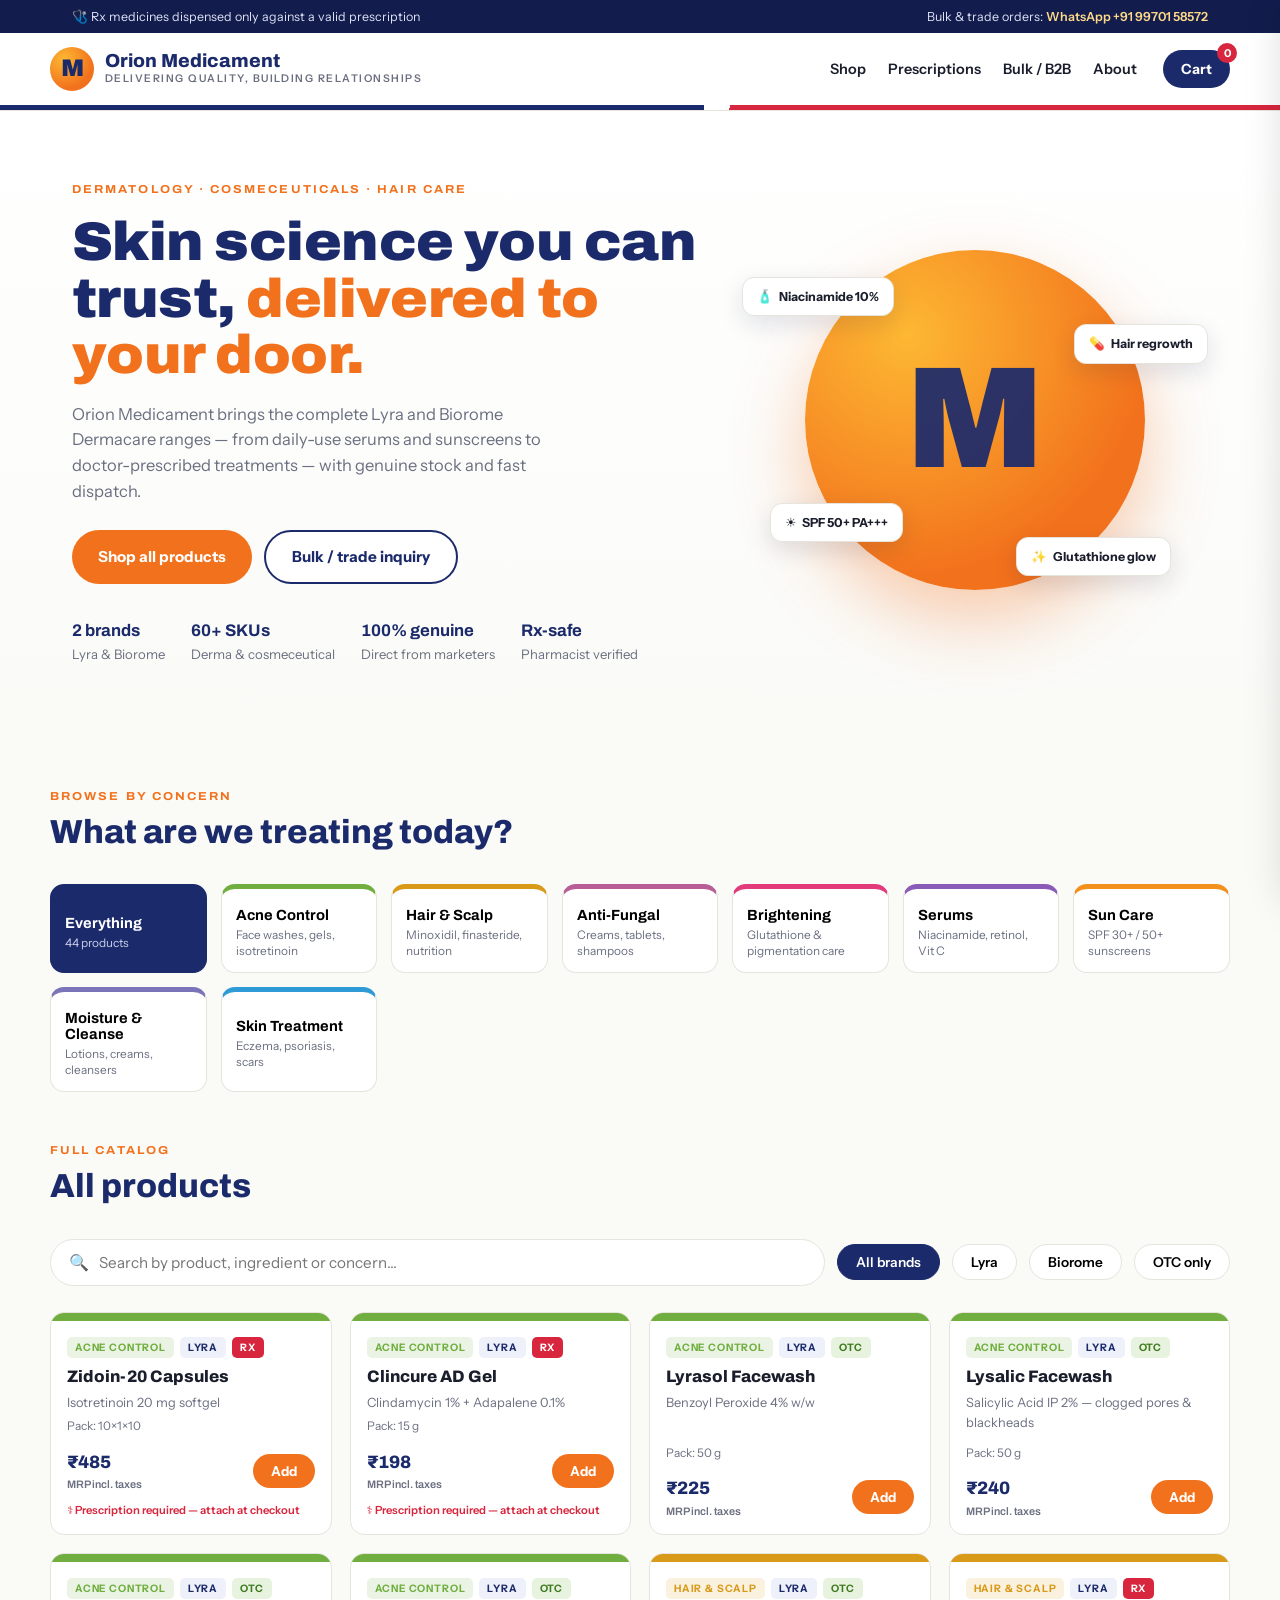
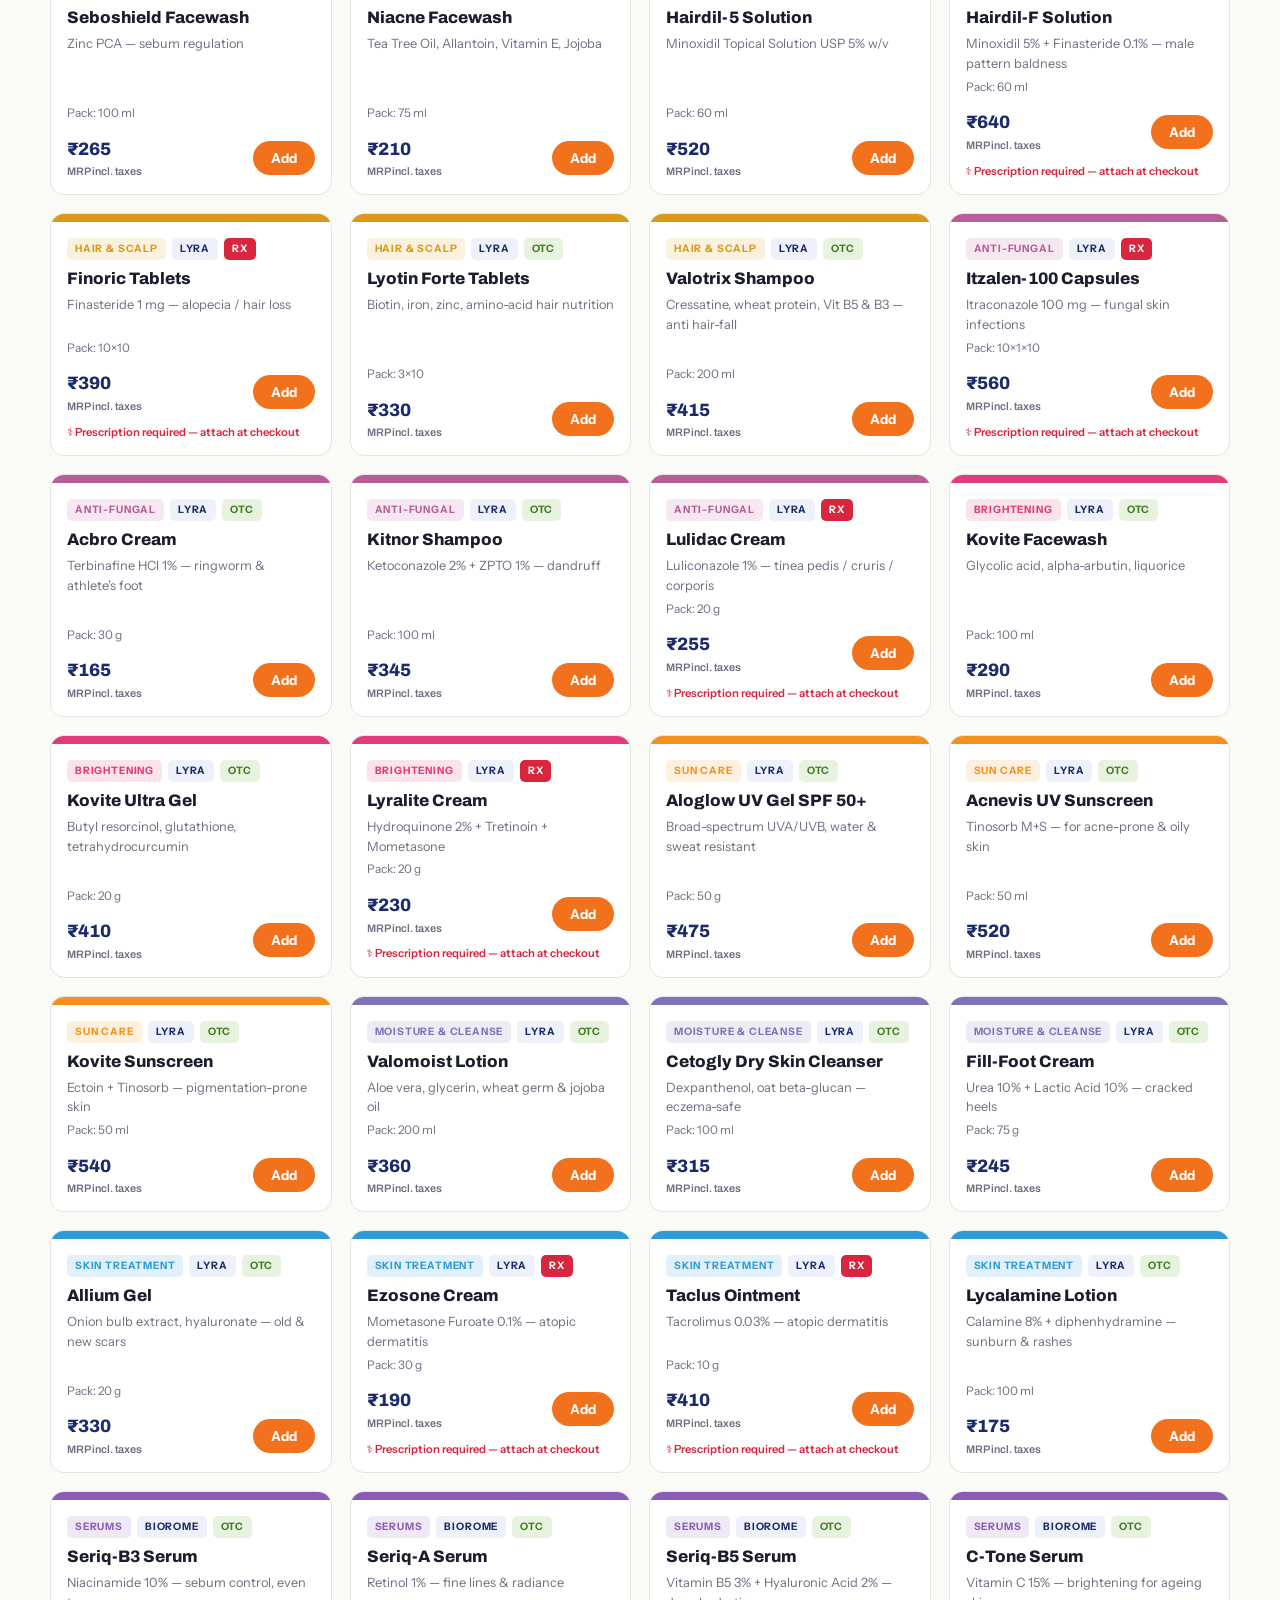
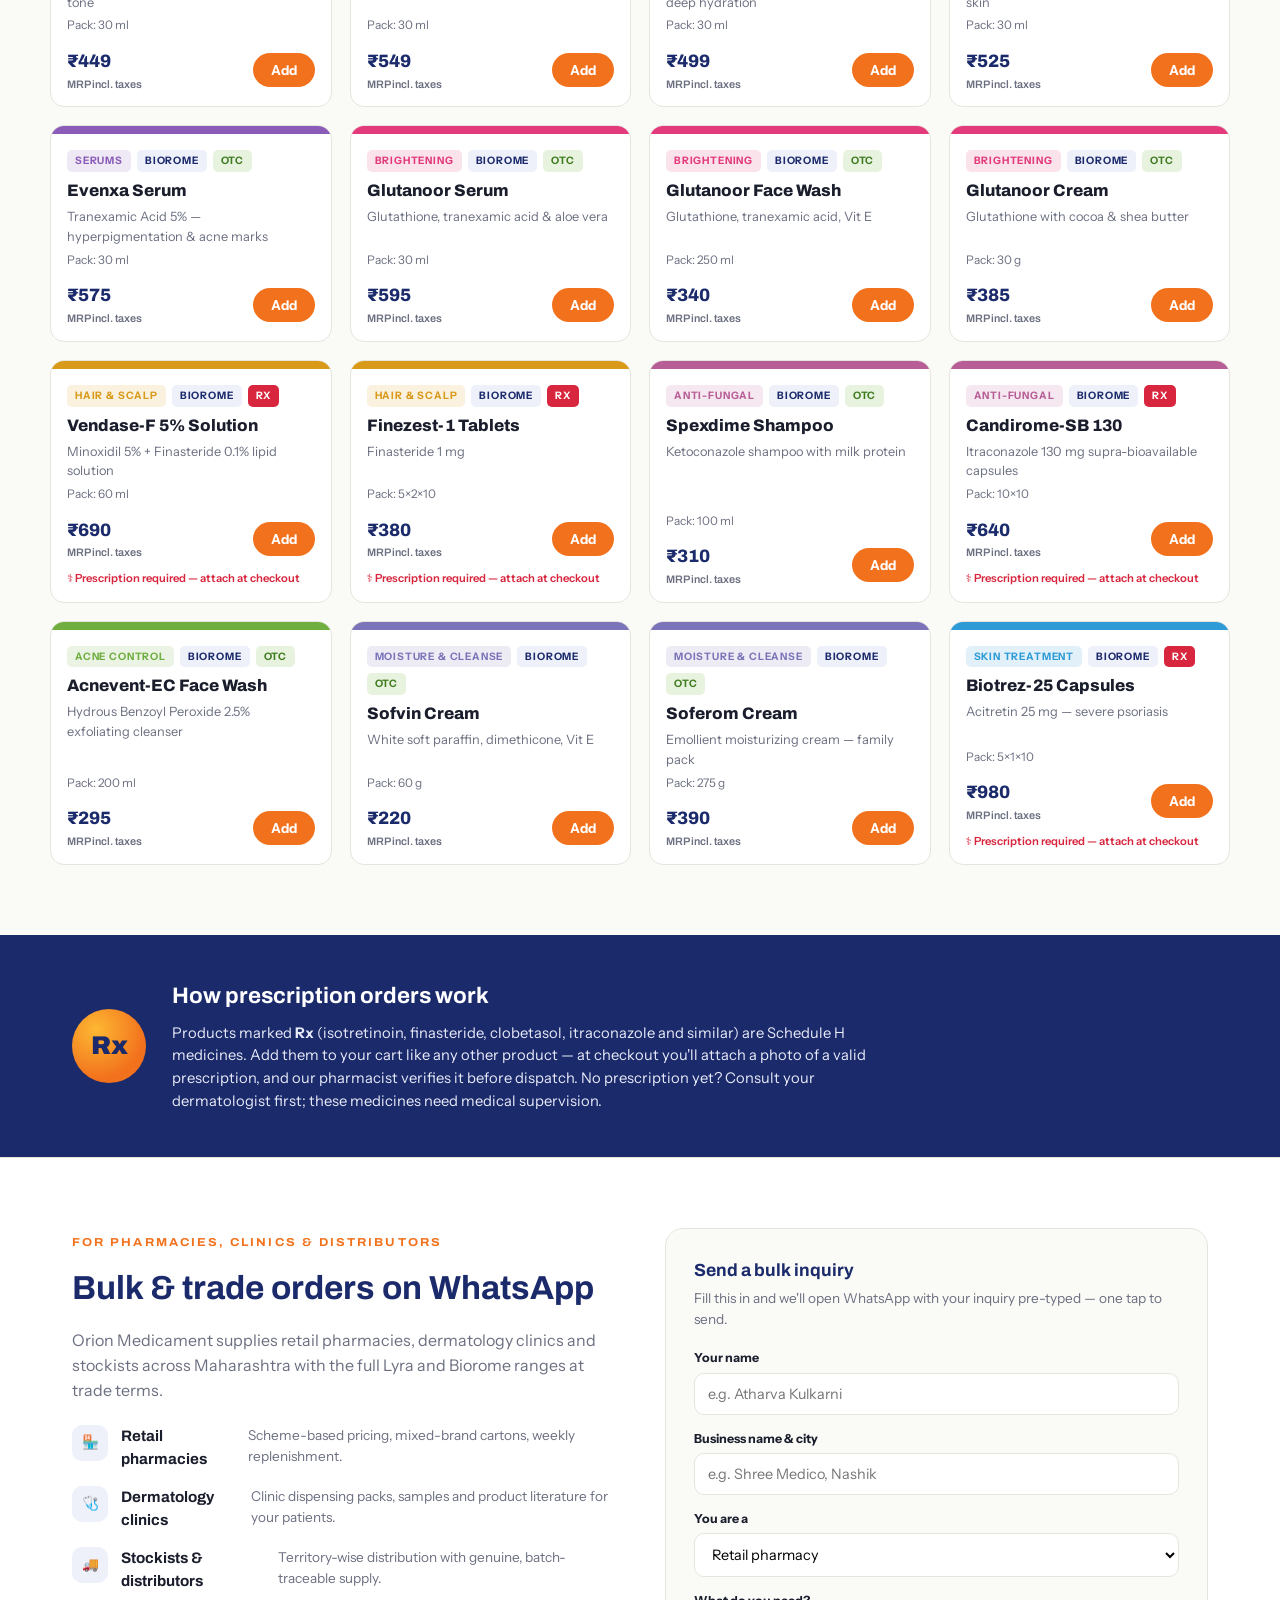
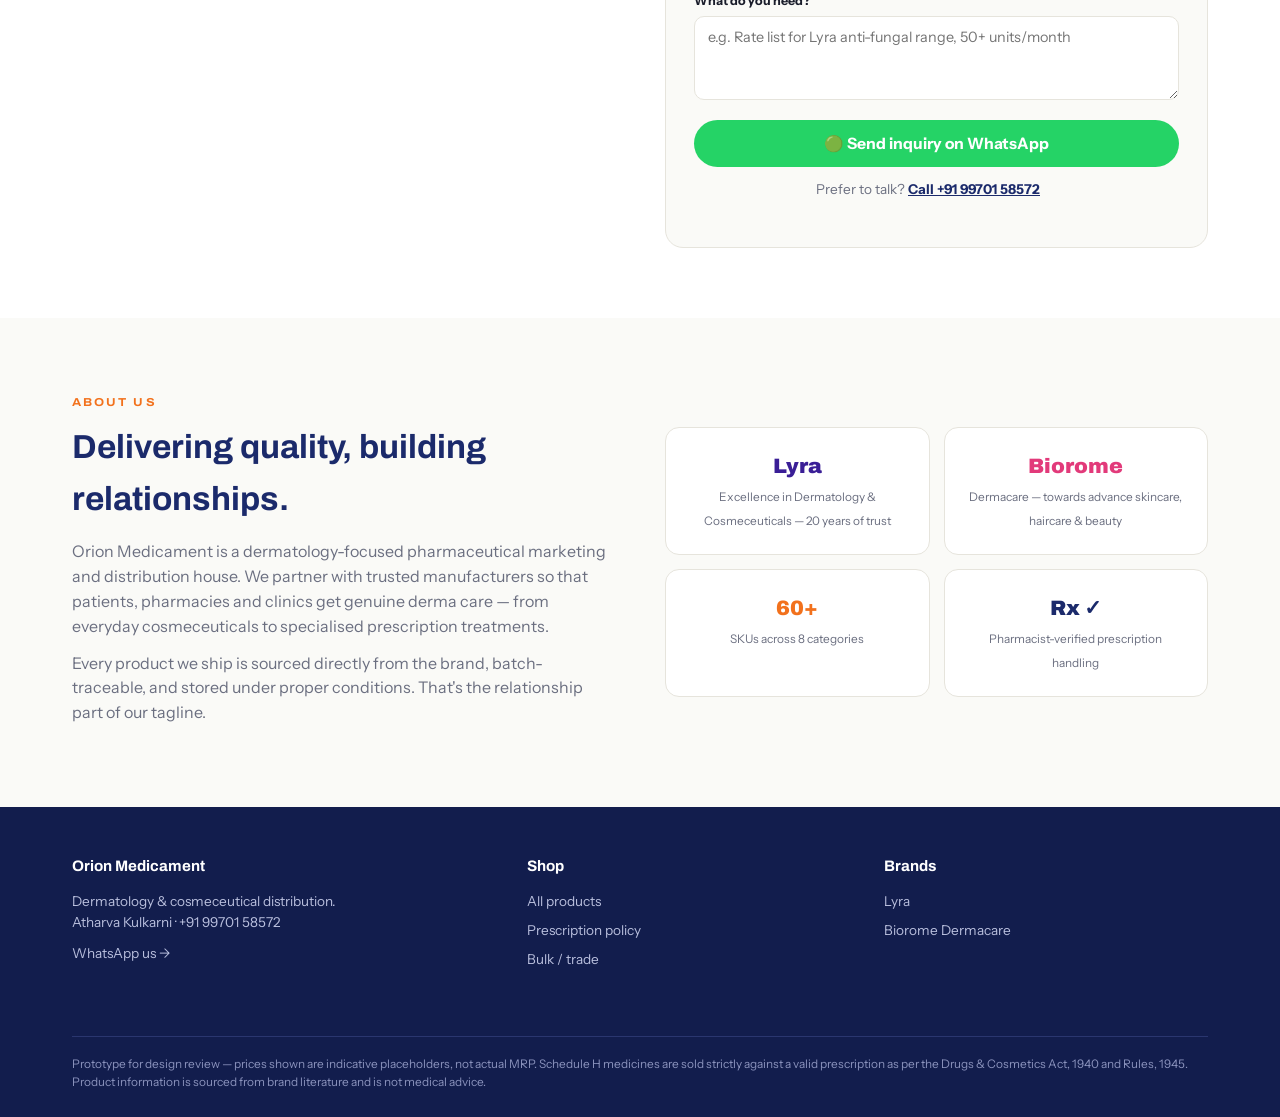
<file: index.html>
<!DOCTYPE html>
<html lang="en">
<head>
<meta charset="UTF-8">
<meta name="viewport" content="width=device-width, initial-scale=1.0">
<title>Orion Medicament — Dermatology & Skincare, Delivered</title>
<link rel="preconnect" href="https://fonts.googleapis.com">
<link href="https://fonts.googleapis.com/css2?family=Archivo:wdth,wght@62..125,400..900&family=Instrument+Sans:wght@400;500;600;700&display=swap" rel="stylesheet">
<link rel="stylesheet" href="style.css">
</head>
<body>

<div class="topbar">
  <div class="wrap">
    <span>🩺 Rx medicines dispensed only against a valid prescription</span>
    <span>Bulk & trade orders: <a href="https://wa.me/919970158572" target="_blank" rel="noopener">WhatsApp +91 99701 58572</a></span>
  </div>
</div>

<header>
  <div class="wrap hd">
    <a class="logo" href="#top">
      <span class="orb"><span>M</span></span>
      <span><b>Orion Medicament</b><small>Delivering Quality, Building Relationships</small></span>
    </a>
    <nav>
      <a href="#shop">Shop</a>
      <a href="#rx">Prescriptions</a>
      <a href="#b2b">Bulk / B2B</a>
      <a href="#about">About</a>
    </nav>
    <button class="cartbtn" onclick="openCart()">Cart <span class="badge" id="cartCount">0</span></button>
  </div>
  <div class="stripe"></div>
</header>

<section class="hero" id="top">
  <div class="wrap">
    <div>
      <span class="eyebrow">Dermatology · Cosmeceuticals · Hair Care</span>
      <h1>Skin science you can trust, <em>delivered to your door.</em></h1>
      <p>Orion Medicament brings the complete Lyra and Biorome Dermacare ranges — from daily-use serums and sunscreens to doctor-prescribed treatments — with genuine stock and fast dispatch.</p>
      <div class="hero-cta">
        <a class="btn btn-orange" href="#shop">Shop all products</a>
        <a class="btn btn-ghost" href="#b2b">Bulk / trade inquiry</a>
      </div>
      <div class="trust">
        <div><b>2 brands</b>Lyra & Biorome</div>
        <div><b>60+ SKUs</b>Derma & cosmeceutical</div>
        <div><b>100% genuine</b>Direct from marketers</div>
        <div><b>Rx-safe</b>Pharmacist verified</div>
      </div>
    </div>
    <div class="hero-art" aria-hidden="true">
      <div class="big-orb"></div>
      <div class="float-chip fc1"><i>🧴</i>Niacinamide 10%</div>
      <div class="float-chip fc2"><i>☀️</i>SPF 50+ PA+++</div>
      <div class="float-chip fc3"><i>💊</i>Hair regrowth</div>
      <div class="float-chip fc4"><i>✨</i>Glutathione glow</div>
    </div>
  </div>
</section>

<section class="cats wrap">
  <div class="sec-head">
    <div>
      <span class="eyebrow">Browse by concern</span>
      <h2>What are we treating today?</h2>
    </div>
  </div>
  <div class="cat-grid" id="catGrid"></div>
</section>

<section class="shop wrap" id="shop">
  <div class="sec-head">
    <div>
      <span class="eyebrow">Full catalog</span>
      <h2>All products</h2>
    </div>
  </div>
  <div class="tools">
    <div class="search">🔍 <input id="q" type="search" placeholder="Search by product, ingredient or concern…" oninput="render()"></div>
    <button class="pill on" data-b="all" onclick="setBrand('all',this)">All brands</button>
    <button class="pill" data-b="Lyra" onclick="setBrand('Lyra',this)">Lyra</button>
    <button class="pill" data-b="Biorome" onclick="setBrand('Biorome',this)">Biorome</button>
    <button class="pill" id="otcPill" onclick="toggleOTC()">OTC only</button>
  </div>
  <div class="grid" id="grid"></div>
  <div class="empty" id="empty" style="display:none">No products match — try clearing the search or filters.</div>
</section>

<section class="rxband" id="rx">
  <div class="wrap">
    <div class="rx-orb">Rx</div>
    <div>
      <h2>How prescription orders work</h2>
      <p>Products marked <b>Rx</b> (isotretinoin, finasteride, clobetasol, itraconazole and similar) are Schedule H medicines. Add them to your cart like any other product — at checkout you'll attach a photo of a valid prescription, and our pharmacist verifies it before dispatch. No prescription yet? Consult your dermatologist first; these medicines need medical supervision.</p>
    </div>
  </div>
</section>

<section class="b2b" id="b2b">
  <div class="wrap">
    <div>
      <span class="eyebrow">For pharmacies, clinics & distributors</span>
      <h2>Bulk & trade orders on WhatsApp</h2>
      <p>Orion Medicament supplies retail pharmacies, dermatology clinics and stockists across Maharashtra with the full Lyra and Biorome ranges at trade terms.</p>
      <div class="b2b-list">
        <div><span class="dot">🏪</span><div><b>Retail pharmacies</b><span>Scheme-based pricing, mixed-brand cartons, weekly replenishment.</span></div></div>
        <div><span class="dot">🩺</span><div><b>Dermatology clinics</b><span>Clinic dispensing packs, samples and product literature for your patients.</span></div></div>
        <div><span class="dot">🚚</span><div><b>Stockists & distributors</b><span>Territory-wise distribution with genuine, batch-traceable supply.</span></div></div>
      </div>
    </div>
    <div class="b2b-card">
      <h3>Send a bulk inquiry</h3>
      <p>Fill this in and we'll open WhatsApp with your inquiry pre-typed — one tap to send.</p>
      <div class="field"><label for="bName">Your name</label><input id="bName" placeholder="e.g. Atharva Kulkarni"></div>
      <div class="field"><label for="bBiz">Business name & city</label><input id="bBiz" placeholder="e.g. Shree Medico, Nashik"></div>
      <div class="field"><label for="bType">You are a</label>
        <select id="bType"><option>Retail pharmacy</option><option>Dermatology clinic</option><option>Stockist / distributor</option><option>Hospital</option><option>Other</option></select>
      </div>
      <div class="field"><label for="bMsg">What do you need?</label><textarea id="bMsg" placeholder="e.g. Rate list for Lyra anti-fungal range, 50+ units/month"></textarea></div>
      <button class="wa" onclick="sendB2B()">🟢 Send inquiry on WhatsApp</button>
      <p class="or-call">Prefer to talk? <a href="tel:+919970158572">Call +91 99701 58572</a></p>
    </div>
  </div>
</section>

<section class="about" id="about">
  <div class="wrap">
    <div>
      <span class="eyebrow">About us</span>
      <h2>Delivering quality, building relationships.</h2>
      <p>Orion Medicament is a dermatology-focused pharmaceutical marketing and distribution house. We partner with trusted manufacturers so that patients, pharmacies and clinics get genuine derma care — from everyday cosmeceuticals to specialised prescription treatments.</p>
      <p>Every product we ship is sourced directly from the brand, batch-traceable, and stored under proper conditions. That's the relationship part of our tagline.</p>
    </div>
    <div class="brandwall">
      <div class="bcell lyra"><b>Lyra</b><span>Excellence in Dermatology & Cosmeceuticals — 20 years of trust</span></div>
      <div class="bcell bio"><b>Biorome</b><span>Dermacare — towards advance skincare, haircare & beauty</span></div>
      <div class="bcell"><b style="color:var(--orange)">60+</b><span>SKUs across 8 categories</span></div>
      <div class="bcell"><b style="color:var(--navy)">Rx ✓</b><span>Pharmacist-verified prescription handling</span></div>
    </div>
  </div>
</section>

<footer>
  <div class="wrap">
    <div>
      <h4>Orion Medicament</h4>
      <p>Dermatology & cosmeceutical distribution.<br>Atharva Kulkarni · +91 99701 58572</p>
      <p style="margin-top:10px"><a href="https://wa.me/919970158572" target="_blank" rel="noopener">WhatsApp us →</a></p>
    </div>
    <div>
      <h4>Shop</h4>
      <a href="#shop">All products</a>
      <a href="#rx">Prescription policy</a>
      <a href="#b2b">Bulk / trade</a>
    </div>
    <div>
      <h4>Brands</h4>
      <a href="#about">Lyra</a>
      <a href="#about">Biorome Dermacare</a>
    </div>
    <p class="legal">Prototype for design review — prices shown are indicative placeholders, not actual MRP. Schedule H medicines are sold strictly against a valid prescription as per the Drugs & Cosmetics Act, 1940 and Rules, 1945. Product information is sourced from brand literature and is not medical advice.</p>
  </div>
</footer>

<!-- cart -->
<div class="overlay" id="overlay" onclick="closeCart()"></div>
<aside class="drawer" id="drawer" aria-label="Shopping cart">
  <div class="d-head"><h3>Your cart</h3><button class="x" onclick="closeCart()" aria-label="Close cart">×</button></div>
  <div class="d-body" id="cartBody"></div>
  <div class="d-foot">
    <div class="tot"><span>Total</span><span id="cartTotal">₹0</span></div>
    <button class="wa" onclick="checkout()">🟢 Place order on WhatsApp</button>
    <p class="d-note">Your order opens in WhatsApp for confirmation — pay on delivery or as agreed.</p>
  </div>
</aside>
<div class="toast" id="toast">Added to cart</div>

<script src="products.js"></script>
<script src="app.js"></script>
</body>
</html>
</file>
<file: style.css>
:root{
  --navy:#1B2A6B; --navy-deep:#121D4D; --ink:#1A1D2B;
  --orange:#F2711C; --orange-hi:#FDB833; --red:#D7263D;
  --paper:#FAFAF7; --card:#FFFFFF; --line:#E6E4DC; --mut:#6B6F80;
  --c-acne:#6FAE3F; --c-hair:#D99A19; --c-fungal:#B85E96; --c-bright:#E23A7A;
  --c-serum:#8A5CB8; --c-sun:#F2921D; --c-moist:#7B74B8; --c-treat:#2E9BD6;
  --radius:14px;
}
*{margin:0;padding:0;box-sizing:border-box}
html{scroll-behavior:smooth}
body{font-family:'Instrument Sans',system-ui,sans-serif;background:var(--paper);color:var(--ink);line-height:1.55}
h1,h2,h3,.disp{font-family:'Archivo',sans-serif}
img{max-width:100%}
a{color:inherit}
button{font-family:inherit;cursor:pointer}
:focus-visible{outline:3px solid var(--orange);outline-offset:2px}
.wrap{max-width:1180px;margin:0 auto;padding:0 22px}
.eyebrow{font-family:'Archivo';font-stretch:110%;font-weight:700;font-size:.72rem;letter-spacing:.18em;text-transform:uppercase;color:var(--orange)}

/* ---------- top bar ---------- */
.topbar{background:var(--navy-deep);color:#DDE1F5;font-size:.78rem;padding:7px 0}
.topbar .wrap{display:flex;justify-content:space-between;gap:12px;flex-wrap:wrap}
.topbar a{color:#FFD98A;text-decoration:none;font-weight:600}

/* ---------- header ---------- */
header{background:#fff;border-bottom:1px solid var(--line);position:sticky;top:0;z-index:50}
.hd{display:flex;align-items:center;gap:26px;padding:14px 0}
.logo{display:flex;align-items:center;gap:11px;text-decoration:none}
.orb{width:44px;height:44px;border-radius:50%;background:radial-gradient(circle at 32% 28%,var(--orange-hi),var(--orange) 68%);display:grid;place-items:center;flex:none}
.orb span{font-family:'Archivo';font-weight:900;font-size:1.5rem;color:var(--navy);transform:translateY(-1px)}
.logo b{font-family:'Archivo';font-weight:800;font-size:1.18rem;color:var(--navy);line-height:1.05;display:block}
.logo small{display:block;font-size:.66rem;letter-spacing:.14em;text-transform:uppercase;color:var(--mut);font-weight:600}
nav{display:flex;gap:22px;margin-left:auto}
nav a{text-decoration:none;font-weight:600;font-size:.9rem;color:var(--ink)}
nav a:hover{color:var(--orange)}
.cartbtn{position:relative;background:var(--navy);color:#fff;border:none;border-radius:999px;padding:10px 18px;font-weight:700;font-size:.88rem;display:flex;align-items:center;gap:8px}
.cartbtn:hover{background:var(--navy-deep)}
.badge{position:absolute;top:-7px;right:-7px;background:var(--red);color:#fff;font-size:.68rem;font-weight:800;border-radius:999px;min-width:20px;height:20px;display:grid;place-items:center;padding:0 5px}
.stripe{height:5px;background:linear-gradient(100deg,var(--navy) 0 55%,#fff 55% 57%,var(--red) 57%)}

/* ---------- hero ---------- */
.hero{background:linear-gradient(180deg,#fff 0%,var(--paper) 100%);overflow:hidden;position:relative}
.hero .wrap{display:grid;grid-template-columns:1.15fr .85fr;gap:40px;align-items:center;padding-top:64px;padding-bottom:64px}
.hero h1{font-weight:900;font-stretch:105%;font-size:clamp(2.1rem,4.4vw,3.4rem);line-height:1.04;color:var(--navy);letter-spacing:-.01em;margin:14px 0 18px}
.hero h1 em{font-style:normal;color:var(--orange)}
.hero p{color:var(--mut);max-width:46ch;font-size:1.03rem}
.hero-cta{display:flex;gap:12px;margin-top:26px;flex-wrap:wrap}
.btn{border:none;border-radius:999px;padding:13px 26px;font-weight:700;font-size:.95rem;text-decoration:none;display:inline-flex;align-items:center;gap:8px;transition:transform .15s}
.btn:hover{transform:translateY(-2px)}
.btn-orange{background:var(--orange);color:#fff}
.btn-ghost{background:#fff;color:var(--navy);border:2px solid var(--navy)}
.trust{display:flex;gap:26px;margin-top:34px;flex-wrap:wrap}
.trust div{font-size:.82rem;color:var(--mut)}
.trust b{display:block;font-family:'Archivo';font-size:1.05rem;color:var(--navy)}
.hero-art{position:relative;min-height:340px}
.big-orb{position:absolute;inset:0;margin:auto;width:min(340px,90%);aspect-ratio:1;border-radius:50%;background:radial-gradient(circle at 30% 25%,var(--orange-hi),var(--orange) 70%);box-shadow:0 30px 70px rgba(242,113,28,.35)}
.big-orb::after{content:"M";position:absolute;inset:0;display:grid;place-items:center;font-family:'Archivo';font-weight:900;font-size:9rem;color:var(--navy);opacity:.92}
.float-chip{position:absolute;background:#fff;border:1px solid var(--line);border-radius:12px;padding:9px 14px;font-size:.78rem;font-weight:700;box-shadow:0 8px 24px rgba(20,28,70,.12);animation:bob 5s ease-in-out infinite}
.fc1{top:8%;left:0}.fc2{bottom:14%;left:6%;animation-delay:1.2s}.fc3{top:22%;right:0;animation-delay:2.1s}.fc4{bottom:4%;right:8%;animation-delay:.6s}
.float-chip i{font-style:normal;margin-right:6px}
@keyframes bob{0%,100%{transform:translateY(0)}50%{transform:translateY(-9px)}}
@media (prefers-reduced-motion:reduce){.float-chip{animation:none}.btn:hover{transform:none}}

/* ---------- category strip ---------- */
.cats{padding:54px 0 10px}
.sec-head{display:flex;align-items:end;justify-content:space-between;gap:16px;margin-bottom:26px;flex-wrap:wrap}
.sec-head h2{font-weight:800;font-size:clamp(1.5rem,2.6vw,2.1rem);color:var(--navy)}
.cat-grid{display:grid;grid-template-columns:repeat(auto-fill,minmax(150px,1fr));gap:14px}
.cat{border:none;background:#fff;border-radius:var(--radius);padding:18px 14px 14px;text-align:left;border:1px solid var(--line);border-top:5px solid var(--cc,var(--navy));transition:box-shadow .2s,transform .15s;font-family:inherit}
.cat:hover{box-shadow:0 10px 26px rgba(20,28,70,.12);transform:translateY(-3px)}
.cat.active{background:var(--navy);color:#fff;border-color:var(--navy)}
.cat b{font-family:'Archivo';font-size:.92rem;display:block;margin-bottom:3px}
.cat span{font-size:.74rem;color:var(--mut)}
.cat.active span{color:#C9CFEA}

/* ---------- shop ---------- */
.shop{padding:34px 0 70px}
.tools{display:flex;gap:12px;flex-wrap:wrap;margin-bottom:26px;align-items:center}
.search{flex:1;min-width:220px;display:flex;align-items:center;background:#fff;border:1.5px solid var(--line);border-radius:999px;padding:10px 18px;gap:10px}
.search input{border:none;outline:none;flex:1;font-size:.95rem;font-family:inherit;background:transparent}
.pill{border:1.5px solid var(--line);background:#fff;border-radius:999px;padding:9px 18px;font-weight:600;font-size:.85rem}
.pill.on{background:var(--navy);color:#fff;border-color:var(--navy)}
.grid{display:grid;grid-template-columns:repeat(auto-fill,minmax(245px,1fr));gap:18px}
.pcard{background:#fff;border:1px solid var(--line);border-radius:var(--radius);overflow:hidden;display:flex;flex-direction:column;transition:box-shadow .2s,transform .15s}
.pcard:hover{box-shadow:0 14px 32px rgba(20,28,70,.13);transform:translateY(-3px)}
.pcap{height:8px;background:var(--cc,var(--navy))}
.pbody{padding:16px 16px 14px;display:flex;flex-direction:column;flex:1}
.ptags{display:flex;gap:6px;margin-bottom:9px;flex-wrap:wrap}
.tag{font-size:.64rem;font-weight:800;letter-spacing:.08em;text-transform:uppercase;border-radius:5px;padding:3px 8px}
.tag-cat{background:color-mix(in srgb,var(--cc) 14%,white);color:var(--cc)}
.tag-brand{background:#EEF0FA;color:var(--navy)}
.tag-rx{background:var(--red);color:#fff}
.tag-otc{background:#E7F3DF;color:#3E7A1E}
.pcard h3{font-size:1.04rem;font-weight:800;color:var(--ink);line-height:1.2}
.comp{font-size:.8rem;color:var(--mut);margin:6px 0 4px;flex:1}
.pack{font-size:.74rem;color:var(--mut)}
.prow{display:flex;align-items:center;justify-content:space-between;margin-top:13px;gap:10px}
.price{font-family:'Archivo';font-weight:800;font-size:1.12rem;color:var(--navy)}
.price small{font-weight:600;font-size:.68rem;color:var(--mut);display:block}
.add{background:var(--orange);border:none;color:#fff;border-radius:999px;padding:9px 18px;font-weight:700;font-size:.84rem}
.add:hover{background:#d8600f}
.rx-note{font-size:.7rem;color:var(--red);margin-top:9px;font-weight:600}
.empty{padding:60px 0;text-align:center;color:var(--mut)}

/* ---------- rx banner ---------- */
.rxband{background:var(--navy);color:#E7EAF8;padding:44px 0}
.rxband .wrap{display:grid;grid-template-columns:auto 1fr;gap:26px;align-items:center}
.rx-orb{width:74px;height:74px;border-radius:50%;background:radial-gradient(circle at 32% 28%,var(--orange-hi),var(--orange) 68%);display:grid;place-items:center;font-family:'Archivo';font-weight:900;font-size:1.6rem;color:var(--navy)}
.rxband h2{color:#fff;font-size:1.4rem;margin-bottom:8px}
.rxband p{font-size:.92rem;max-width:72ch}

/* ---------- b2b ---------- */
.b2b{padding:70px 0;background:#fff;border-top:1px solid var(--line)}
.b2b .wrap{display:grid;grid-template-columns:1fr 1fr;gap:50px;align-items:start}
.b2b h2{font-size:clamp(1.5rem,2.6vw,2.1rem);color:var(--navy);margin:10px 0 14px}
.b2b p{color:var(--mut);max-width:52ch}
.b2b-list{margin:22px 0 0;display:grid;gap:14px}
.b2b-list div{display:flex;gap:13px;align-items:start}
.dot{width:36px;height:36px;flex:none;border-radius:10px;background:#EEF0FA;display:grid;place-items:center;font-size:1rem}
.b2b-list b{display:block;font-family:'Archivo';font-size:.95rem}
.b2b-list span{font-size:.85rem;color:var(--mut)}
.b2b-card{background:var(--paper);border:1px solid var(--line);border-radius:18px;padding:28px}
.b2b-card h3{font-size:1.1rem;color:var(--navy);margin-bottom:4px}
.b2b-card>p{font-size:.85rem;margin-bottom:18px}
.field{margin-bottom:14px}
.field label{display:block;font-size:.78rem;font-weight:700;margin-bottom:5px}
.field input,.field select,.field textarea{width:100%;border:1.5px solid var(--line);border-radius:10px;padding:11px 13px;font-family:inherit;font-size:.9rem;background:#fff}
.field textarea{resize:vertical;min-height:84px}
.wa{width:100%;background:#25D366;color:#fff;border:none;border-radius:999px;padding:14px;font-weight:800;font-size:.98rem;display:flex;justify-content:center;gap:9px}
.wa:hover{background:#1DA851}
.or-call{text-align:center;font-size:.82rem;color:var(--mut);margin-top:12px}
.or-call a{font-weight:700;color:var(--navy)}

/* ---------- about ---------- */
.about{padding:70px 0}
.about .wrap{display:grid;grid-template-columns:1fr 1fr;gap:50px;align-items:center}
.about h2{font-size:clamp(1.5rem,2.6vw,2.1rem);color:var(--navy);margin:10px 0 14px}
.about p{color:var(--mut);margin-bottom:12px}
.brandwall{display:grid;grid-template-columns:1fr 1fr;gap:14px}
.bcell{background:#fff;border:1px solid var(--line);border-radius:14px;padding:22px;text-align:center}
.bcell b{font-family:'Archivo';font-weight:900;font-size:1.3rem;display:block}
.bcell.lyra b{color:#3A1E96}.bcell.bio b{color:#E23A7A}
.bcell span{font-size:.74rem;color:var(--mut)}

/* ---------- footer ---------- */
footer{background:var(--navy-deep);color:#B9BFDD;padding:48px 0 26px;font-size:.85rem}
footer .wrap{display:grid;grid-template-columns:1.3fr 1fr 1fr;gap:34px}
footer h4{color:#fff;font-family:'Archivo';font-size:.95rem;margin-bottom:12px}
footer a{color:#B9BFDD;text-decoration:none;display:block;margin-bottom:8px}
footer a:hover{color:#FFD98A}
.legal{grid-column:1/-1;border-top:1px solid #2A366F;margin-top:24px;padding-top:18px;font-size:.74rem;color:#8A92BC}

/* ---------- cart drawer ---------- */
.overlay{position:fixed;inset:0;background:rgba(15,20,45,.5);z-index:90;opacity:0;pointer-events:none;transition:opacity .25s}
.overlay.show{opacity:1;pointer-events:auto}
.drawer{position:fixed;top:0;right:0;height:100%;width:min(430px,100%);background:#fff;z-index:100;transform:translateX(105%);transition:transform .3s;display:flex;flex-direction:column;box-shadow:-14px 0 40px rgba(0,0,0,.18)}
.drawer.show{transform:none}
.d-head{padding:20px 22px;border-bottom:1px solid var(--line);display:flex;justify-content:space-between;align-items:center}
.d-head h3{color:var(--navy)}
.x{background:none;border:none;font-size:1.5rem;line-height:1;color:var(--mut)}
.d-body{flex:1;overflow:auto;padding:18px 22px}
.citem{display:flex;gap:12px;padding:13px 0;border-bottom:1px dashed var(--line)}
.cchip{width:10px;border-radius:6px;background:var(--cc,var(--navy));flex:none}
.citem b{font-size:.9rem;display:block}
.citem small{color:var(--mut);font-size:.74rem}
.qty{display:flex;align-items:center;gap:9px;margin-top:7px}
.qty button{width:26px;height:26px;border-radius:8px;border:1.5px solid var(--line);background:#fff;font-weight:800}
.citem .amt{margin-left:auto;text-align:right;font-family:'Archivo';font-weight:800;color:var(--navy)}
.rm{background:none;border:none;color:var(--red);font-size:.72rem;font-weight:700;margin-top:6px;padding:0}
.rx-upload{background:#FDF1F2;border:1.5px dashed var(--red);border-radius:12px;padding:14px;margin:16px 0;font-size:.8rem}
.rx-upload b{color:var(--red);display:block;margin-bottom:6px}
.rx-upload input{margin-top:8px;font-size:.78rem;width:100%}
.rx-ok{color:#2E7D32;font-weight:700;font-size:.78rem;margin-top:8px;display:none}
.d-foot{border-top:1px solid var(--line);padding:18px 22px}
.tot{display:flex;justify-content:space-between;font-family:'Archivo';font-weight:800;font-size:1.15rem;color:var(--navy);margin-bottom:14px}
.d-note{font-size:.72rem;color:var(--mut);text-align:center;margin-top:10px}
.toast{position:fixed;bottom:26px;left:50%;transform:translate(-50%,20px);background:var(--navy);color:#fff;padding:12px 22px;border-radius:999px;font-weight:700;font-size:.88rem;opacity:0;transition:.3s;z-index:120;pointer-events:none}
.toast.show{opacity:1;transform:translate(-50%,0)}

@media(max-width:900px){
  .hero .wrap,.b2b .wrap,.about .wrap{grid-template-columns:1fr}
  .hero-art{min-height:300px;order:-1}
  nav{display:none}
  footer .wrap{grid-template-columns:1fr}
  .rxband .wrap{grid-template-columns:1fr}
}
</file>
